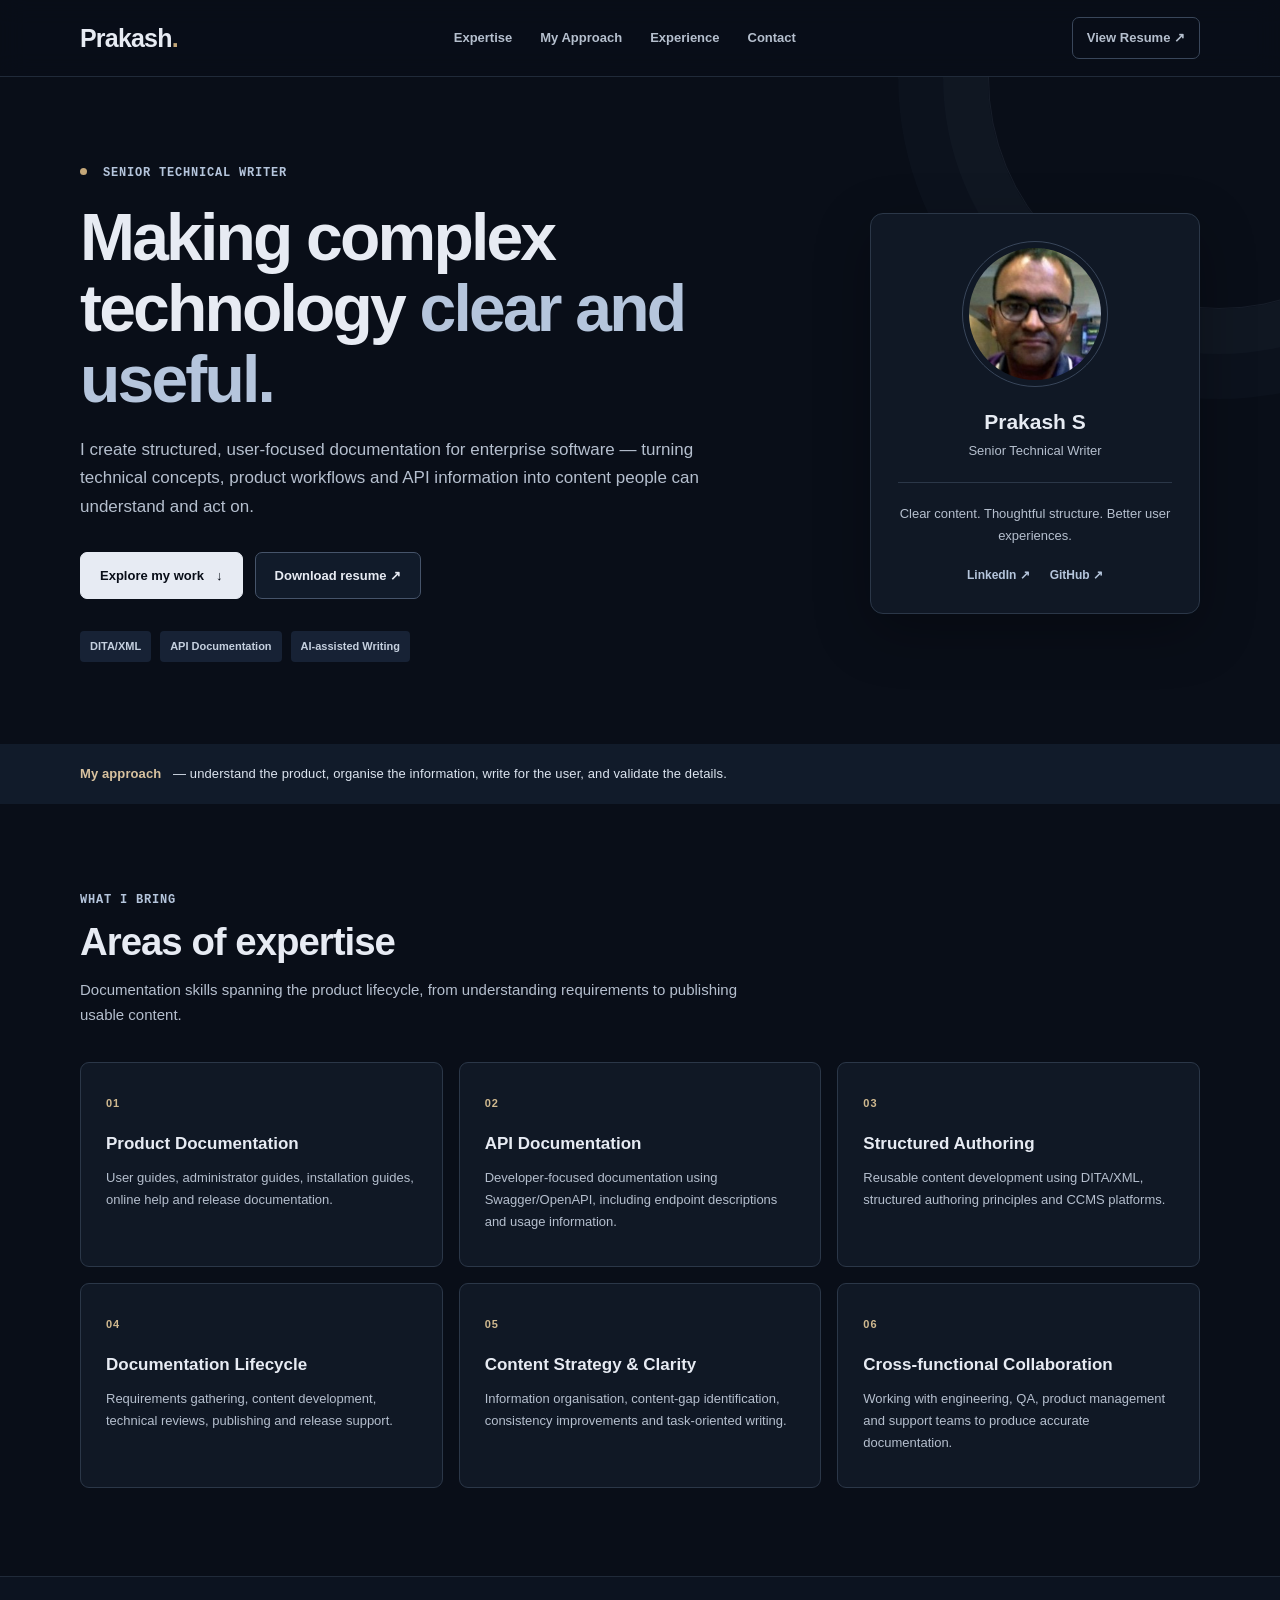
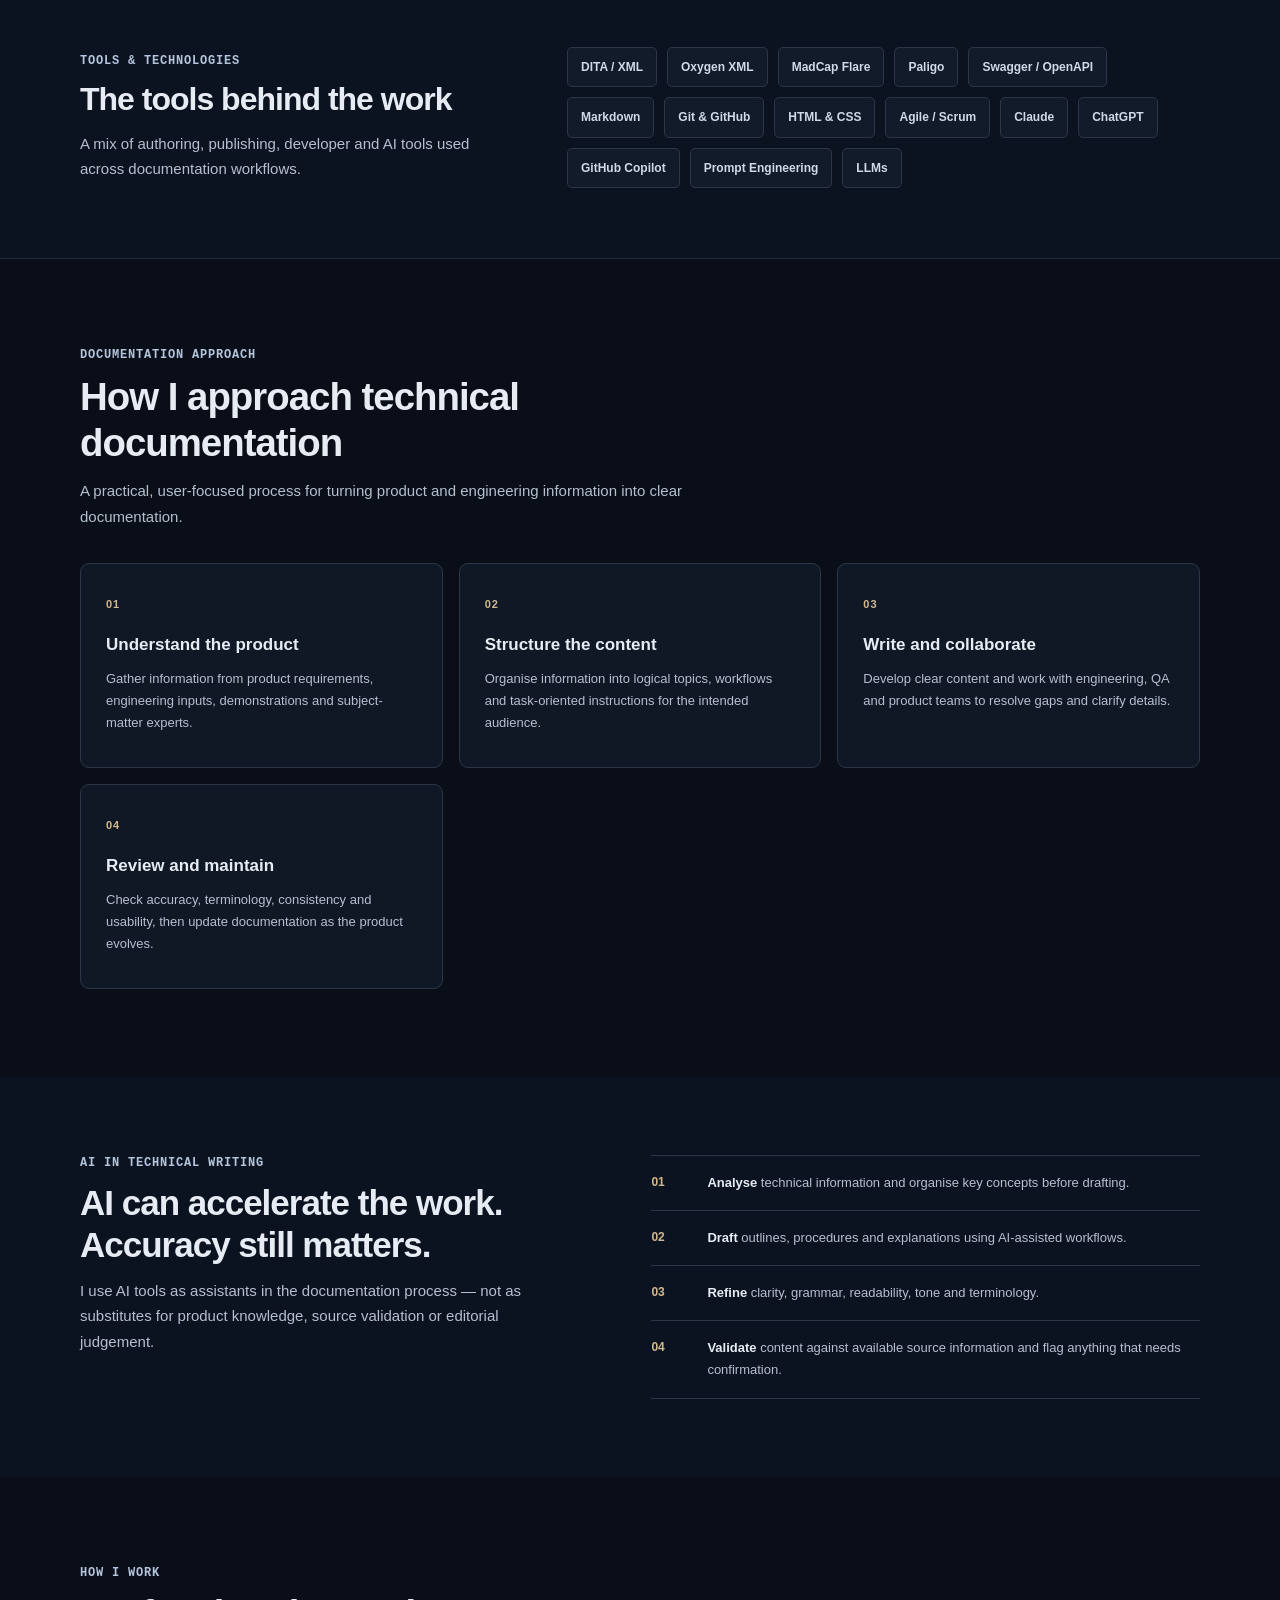
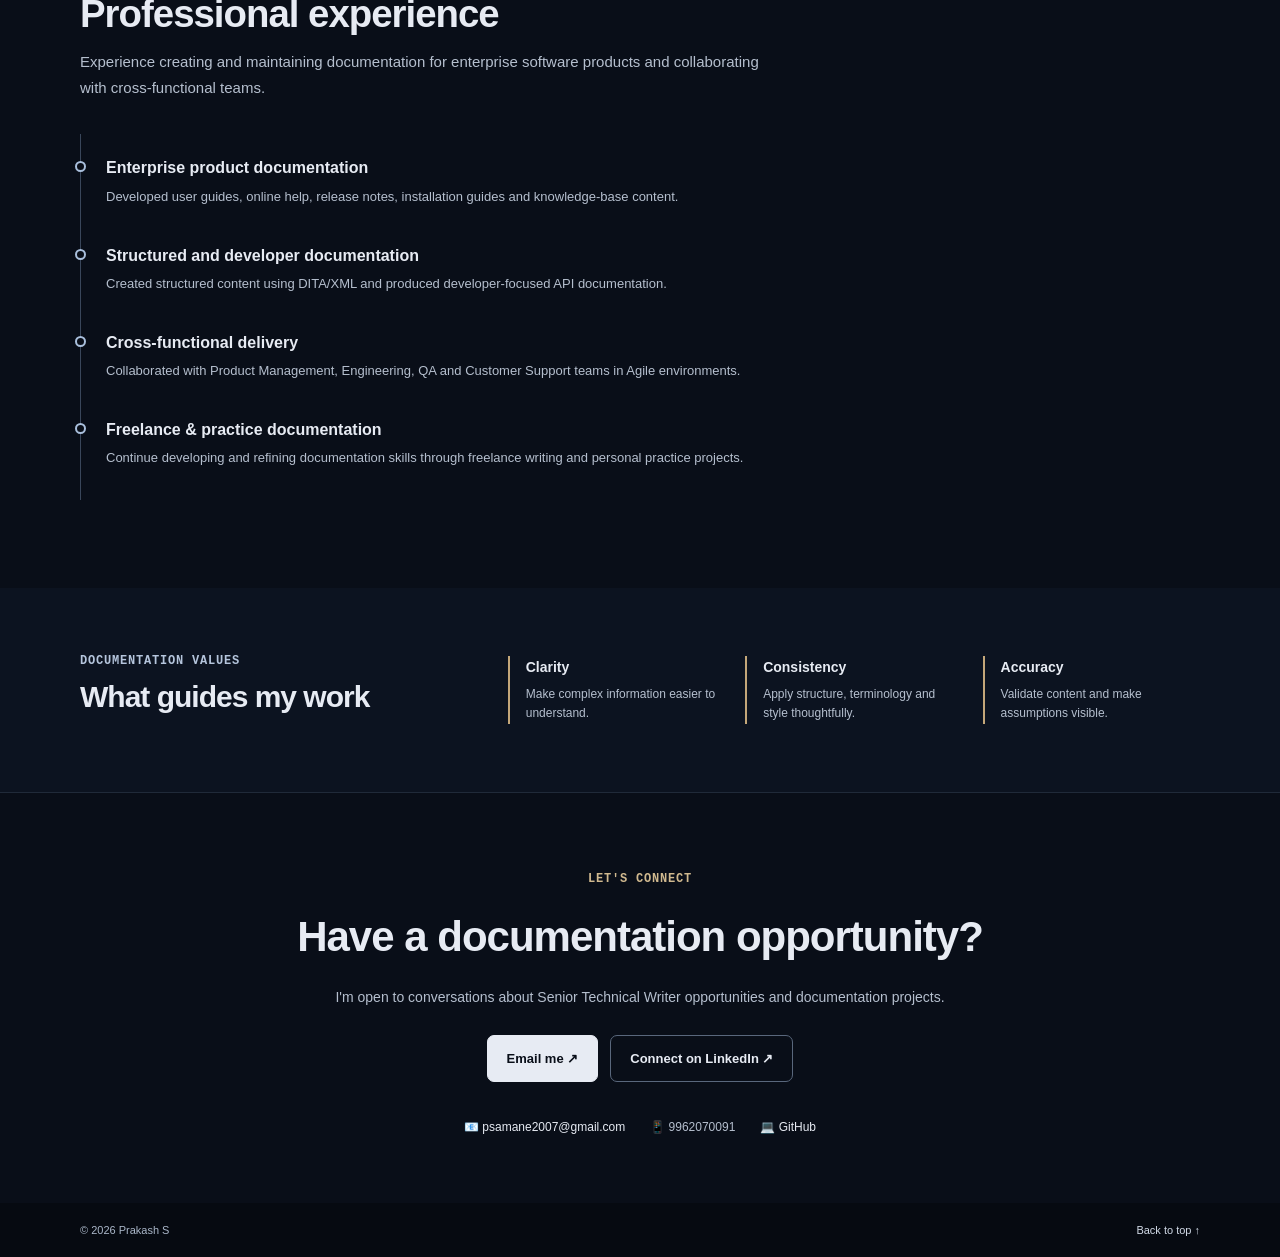
<file: index.html>
<!DOCTYPE html>
<html lang="en">
<head>
    <meta charset="UTF-8">
    <meta name="viewport" content="width=device-width, initial-scale=1.0">
    <meta name="description" content="Prakash S — Senior Technical Writer specialising in enterprise product documentation, DITA/XML, API documentation and AI-assisted writing.">
    <title>Prakash S | Senior Technical Writer</title>
    <link rel="stylesheet" href="style.css">
</head>
<body>
    <header class="site-header">
        <nav class="nav container" aria-label="Main navigation">
            <a class="brand" href="#home">Prakash<span>.</span></a>
            <div class="nav-links">
                <a href="#expertise">Expertise</a>
                <a href="#approach">My Approach</a>
                <a href="#experience">Experience</a>
                <a href="#contact">Contact</a>
            </div>
            <a class="nav-resume" href="Prakash-Technical-Writer-Resume.pdf" target="_blank" rel="noopener noreferrer">View Resume ↗</a>
        </nav>
    </header>

    <main>
        <section class="hero-section" id="home">
            <div class="container hero-grid">
                <div class="hero-copy">
                    <p class="eyebrow"><span class="eyebrow-dot"></span> SENIOR TECHNICAL WRITER</p>
                    <h1>Making complex technology <span>clear and useful.</span></h1>
                    <p class="hero-intro">
                        I create structured, user-focused documentation for enterprise software —
                        turning technical concepts, product workflows and API information into
                        content people can understand and act on.
                    </p>
                    <div class="hero-actions">
                        <a class="button button-primary" href="#work">Explore my work <span>↓</span></a>
                        <a class="button button-secondary" href="Prakash-Technical-Writer-Resume.pdf" target="_blank" rel="noopener noreferrer">Download resume ↗</a>
                    </div>
                    <div class="hero-meta">
                        <span>DITA/XML</span><span>API Documentation</span><span>AI-assisted Writing</span>
                    </div>
                </div>
                <aside class="profile-card">
                    <div class="profile-frame">
                        <img src="profile.jpg" alt="Portrait of Prakash S" class="profile-pic">
                    </div>
                    <p class="profile-name">Prakash S</p>
                    <p class="profile-role">Senior Technical Writer</p>
                    <div class="profile-divider"></div>
                    <p class="profile-note">Clear content. Thoughtful structure. Better user experiences.</p>
                    <div class="profile-links">
                        <a href="https://www.linkedin.com/in/prakash-s-884335308/" target="_blank" rel="noopener noreferrer">LinkedIn ↗</a>
                        <a href="https://github.com/psamane2007" target="_blank" rel="noopener noreferrer">GitHub ↗</a>
                    </div>
                </aside>
            </div>
        </section>

        <section class="intro-strip">
            <div class="container intro-strip-inner">
                <p><strong>My approach</strong> — understand the product, organise the information, write for the user, and validate the details.</p>
            </div>
        </section>

        <section class="section container" id="expertise">
            <div class="section-heading">
                <p class="eyebrow">WHAT I BRING</p>
                <h2>Areas of expertise</h2>
                <p>Documentation skills spanning the product lifecycle, from understanding requirements to publishing usable content.</p>
            </div>
            <div class="expertise-grid">
                <article class="expertise-card">
                    <span class="card-number">01</span>
                    <h3>Product Documentation</h3>
                    <p>User guides, administrator guides, installation guides, online help and release documentation.</p>
                </article>
                <article class="expertise-card">
                    <span class="card-number">02</span>
                    <h3>API Documentation</h3>
                    <p>Developer-focused documentation using Swagger/OpenAPI, including endpoint descriptions and usage information.</p>
                </article>
                <article class="expertise-card">
                    <span class="card-number">03</span>
                    <h3>Structured Authoring</h3>
                    <p>Reusable content development using DITA/XML, structured authoring principles and CCMS platforms.</p>
                </article>
                <article class="expertise-card">
                    <span class="card-number">04</span>
                    <h3>Documentation Lifecycle</h3>
                    <p>Requirements gathering, content development, technical reviews, publishing and release support.</p>
                </article>
                <article class="expertise-card">
                    <span class="card-number">05</span>
                    <h3>Content Strategy &amp; Clarity</h3>
                    <p>Information organisation, content-gap identification, consistency improvements and task-oriented writing.</p>
                </article>
                <article class="expertise-card">
                    <span class="card-number">06</span>
                    <h3>Cross-functional Collaboration</h3>
                    <p>Working with engineering, QA, product management and support teams to produce accurate documentation.</p>
                </article>
            </div>
        </section>

        <section class="tools-section">
            <div class="container tools-layout">
                <div>
                    <p class="eyebrow">TOOLS &amp; TECHNOLOGIES</p>
                    <h2>The tools behind the work</h2>
                    <p class="section-lead">A mix of authoring, publishing, developer and AI tools used across documentation workflows.</p>
                </div>
                <div class="tool-list">
                    <span>DITA / XML</span><span>Oxygen XML</span><span>MadCap Flare</span>
                    <span>Paligo</span><span>Swagger / OpenAPI</span><span>Markdown</span>
                    <span>Git &amp; GitHub</span><span>HTML &amp; CSS</span><span>Agile / Scrum</span>
                    <span>Claude</span><span>ChatGPT</span><span>GitHub Copilot</span>
                    <span>Prompt Engineering</span><span>LLMs</span>
                </div>
            </div>
        </section>

        <section class="section container" id="approach">
            <div class="section-heading">
                <p class="eyebrow">DOCUMENTATION APPROACH</p>
                <h2>How I approach technical documentation</h2>
                <p>A practical, user-focused process for turning product and engineering information into clear documentation.</p>
            </div>
            <div class="expertise-grid approach-grid">
                <article class="expertise-card">
                    <span class="card-number">01</span>
                    <h3>Understand the product</h3>
                    <p>Gather information from product requirements, engineering inputs, demonstrations and subject-matter experts.</p>
                </article>
                <article class="expertise-card">
                    <span class="card-number">02</span>
                    <h3>Structure the content</h3>
                    <p>Organise information into logical topics, workflows and task-oriented instructions for the intended audience.</p>
                </article>
                <article class="expertise-card">
                    <span class="card-number">03</span>
                    <h3>Write and collaborate</h3>
                    <p>Develop clear content and work with engineering, QA and product teams to resolve gaps and clarify details.</p>
                </article>
                <article class="expertise-card">
                    <span class="card-number">04</span>
                    <h3>Review and maintain</h3>
                    <p>Check accuracy, terminology, consistency and usability, then update documentation as the product evolves.</p>
                </article>
            </div>
        </section>

        <section class="ai-section">
            <div class="container ai-grid">
                <div>
                    <p class="eyebrow">AI IN TECHNICAL WRITING</p>
                    <h2>AI can accelerate the work. Accuracy still matters.</h2>
                    <p class="section-lead">I use AI tools as assistants in the documentation process — not as substitutes for product knowledge, source validation or editorial judgement.</p>
                </div>
                <div class="ai-steps">
                    <div><span>01</span><p><strong>Analyse</strong> technical information and organise key concepts before drafting.</p></div>
                    <div><span>02</span><p><strong>Draft</strong> outlines, procedures and explanations using AI-assisted workflows.</p></div>
                    <div><span>03</span><p><strong>Refine</strong> clarity, grammar, readability, tone and terminology.</p></div>
                    <div><span>04</span><p><strong>Validate</strong> content against available source information and flag anything that needs confirmation.</p></div>
                </div>
            </div>
        </section>

        <section class="section container" id="experience">
            <div class="section-heading">
                <p class="eyebrow">HOW I WORK</p>
                <h2>Professional experience</h2>
                <p>Experience creating and maintaining documentation for enterprise software products and collaborating with cross-functional teams.</p>
            </div>
            <div class="experience-panel">
                <div class="experience-item"><span class="experience-marker"></span><div><h3>Enterprise product documentation</h3><p>Developed user guides, online help, release notes, installation guides and knowledge-base content.</p></div></div>
                <div class="experience-item"><span class="experience-marker"></span><div><h3>Structured and developer documentation</h3><p>Created structured content using DITA/XML and produced developer-focused API documentation.</p></div></div>
                <div class="experience-item"><span class="experience-marker"></span><div><h3>Cross-functional delivery</h3><p>Collaborated with Product Management, Engineering, QA and Customer Support teams in Agile environments.</p></div></div>
                <div class="experience-item"><span class="experience-marker"></span><div><h3>Freelance &amp; practice documentation</h3><p>Continue developing and refining documentation skills through freelance writing and personal practice projects.</p></div></div>
            </div>
        </section>

        <section class="achievement-section">
            <div class="container achievement-inner">
                <div><p class="eyebrow">DOCUMENTATION VALUES</p><h2>What guides my work</h2></div>
                <div class="value-grid">
                    <div><strong>Clarity</strong><span>Make complex information easier to understand.</span></div>
                    <div><strong>Consistency</strong><span>Apply structure, terminology and style thoughtfully.</span></div>
                    <div><strong>Accuracy</strong><span>Validate content and make assumptions visible.</span></div>
                </div>
            </div>
        </section>

        <section class="contact-section" id="contact">
            <div class="container contact-inner">
                <p class="eyebrow">LET'S CONNECT</p>
                <h2>Have a documentation opportunity?</h2>
                <p>I'm open to conversations about Senior Technical Writer opportunities and documentation projects.</p>
                <div class="contact-actions">
                    <a class="button button-light" href="mailto:psamane2007@gmail.com">Email me ↗</a>
                    <a class="button button-outline-light" href="https://www.linkedin.com/in/prakash-s-884335308/" target="_blank" rel="noopener noreferrer">Connect on LinkedIn ↗</a>
                </div>
                <div class="contact-details">
                    <span>📧 <a href="mailto:psamane2007@gmail.com">psamane2007@gmail.com</a></span>
                    <span>📱 9962070091</span>
                    <span>💻 <a href="https://github.com/psamane2007" target="_blank" rel="noopener noreferrer">GitHub</a></span>
                </div>
            </div>
        </section>
    </main>

    <footer class="site-footer">
        <div class="container footer-inner">
            <span>© <span id="year">2026</span> Prakash S</span>
            <a href="#home">Back to top ↑</a>
        </div>
    </footer>
</body>
</html>
</file>
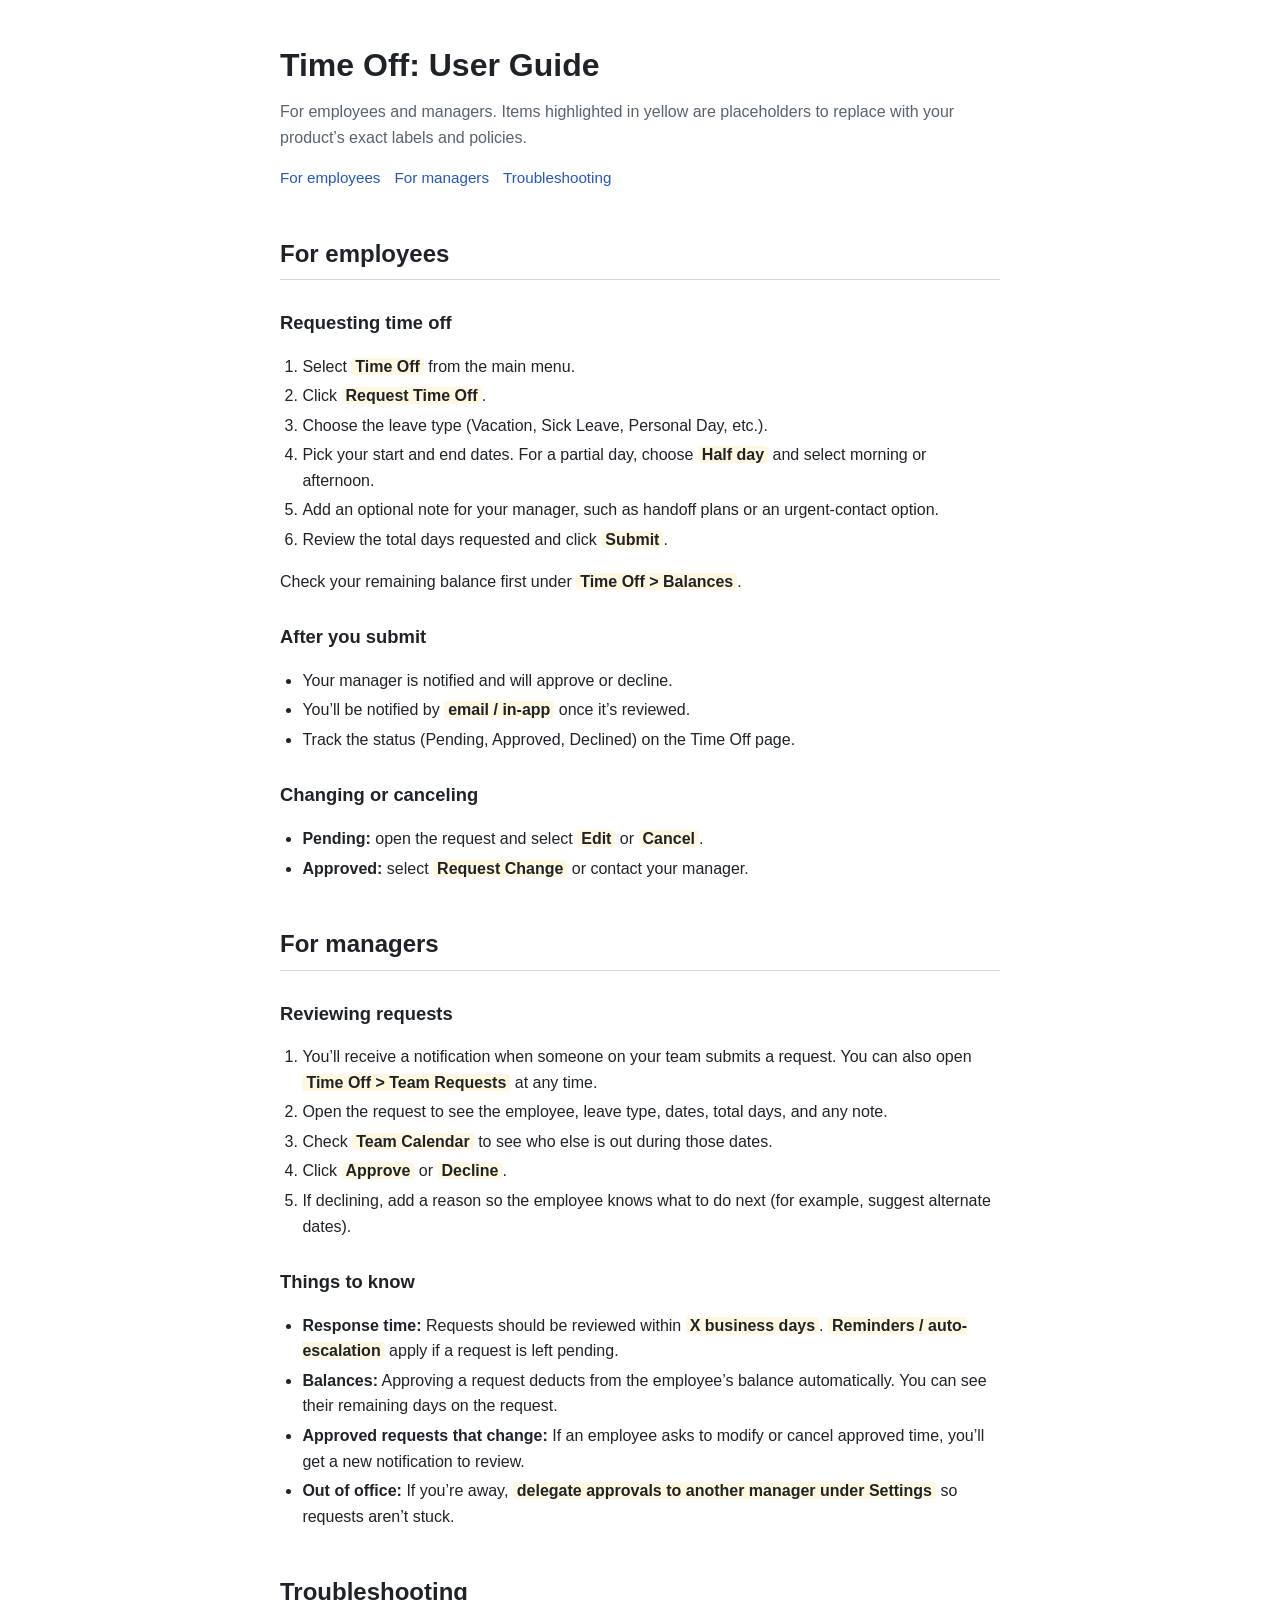
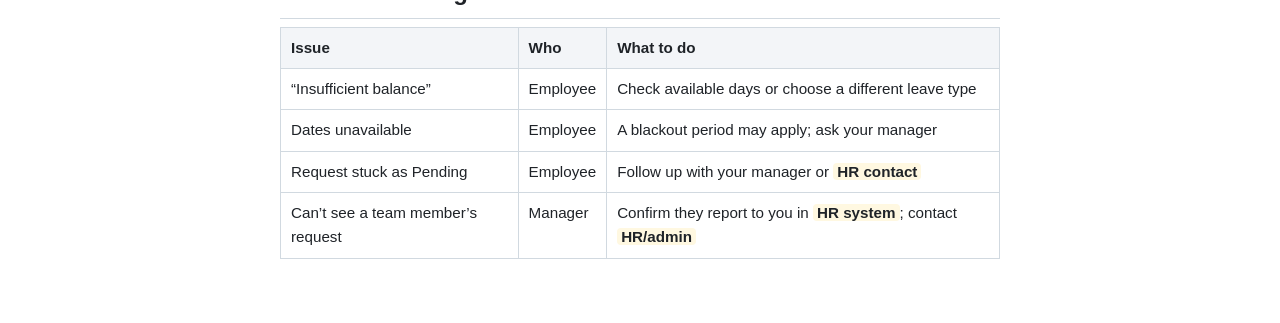
<file: time-off-user-guide.html>
<!DOCTYPE html>
<html lang="en">
<head>
<meta charset="utf-8">
<meta name="viewport" content="width=device-width, initial-scale=1">
<title>Time Off: User Guide</title>
<style>
  :root {
    --bg: #ffffff;
    --text: #1f2328;
    --muted: #59636e;
    --border: #d1d9e0;
    --accent: #2457c5;
    --head-bg: #f3f5f8;
    --note-bg: #fff8e1;
  }
  @media (prefers-color-scheme: dark) {
    :root {
      --bg: #16181d;
      --text: #e6e8eb;
      --muted: #9aa4b2;
      --border: #333a45;
      --accent: #7aa2f7;
      --head-bg: #20242b;
      --note-bg: #2a2614;
    }
  }
  * { box-sizing: border-box; }
  body {
    margin: 0;
    background: var(--bg);
    color: var(--text);
    font-family: -apple-system, BlinkMacSystemFont, "Segoe UI", Roboto, Helvetica, Arial, sans-serif;
    line-height: 1.6;
  }
  main { max-width: 760px; margin: 0 auto; padding: 40px 20px 64px; }
  h1 { font-size: 2rem; margin: 0 0 8px; }
  h2 { font-size: 1.5rem; margin: 44px 0 8px; padding-bottom: 6px; border-bottom: 1px solid var(--border); }
  h3 { font-size: 1.15rem; margin: 28px 0 6px; }
  p.lead { color: var(--muted); margin: 0 0 8px; }
  nav { margin: 16px 0 0; font-size: 0.95rem; }
  nav a { color: var(--accent); text-decoration: none; margin-right: 14px; }
  nav a:hover { text-decoration: underline; }
  ol, ul { padding-left: 1.4rem; }
  li { margin: 4px 0; }
  .ph { background: var(--note-bg); border-radius: 4px; padding: 0 4px; font-weight: 600; }
  .table-wrap { overflow-x: auto; }
  table { border-collapse: collapse; width: 100%; min-width: 520px; font-size: 0.95rem; }
  th, td { border: 1px solid var(--border); padding: 8px 10px; text-align: left; vertical-align: top; }
  th { background: var(--head-bg); }
  @media print {
    main { padding: 0; }
    nav { display: none; }
  }
</style>
</head>
<body>
<main>
  <h1>Time Off: User Guide</h1>
  <p class="lead">For employees and managers. Items highlighted in yellow are placeholders to replace with your product’s exact labels and policies.</p>
  <nav><a href="#employees">For employees</a><a href="#managers">For managers</a><a href="#troubleshooting">Troubleshooting</a></nav>

  <h2 id="employees">For employees</h2>

  <h3>Requesting time off</h3>
  <ol>
    <li>Select <span class="ph">Time Off</span> from the main menu.</li>
    <li>Click <span class="ph">Request Time Off</span>.</li>
    <li>Choose the leave type (Vacation, Sick Leave, Personal Day, etc.).</li>
    <li>Pick your start and end dates. For a partial day, choose <span class="ph">Half day</span> and select morning or afternoon.</li>
    <li>Add an optional note for your manager, such as handoff plans or an urgent-contact option.</li>
    <li>Review the total days requested and click <span class="ph">Submit</span>.</li>
  </ol>
  <p>Check your remaining balance first under <span class="ph">Time Off &gt; Balances</span>.</p>

  <h3>After you submit</h3>
  <ul>
    <li>Your manager is notified and will approve or decline.</li>
    <li>You’ll be notified by <span class="ph">email / in-app</span> once it’s reviewed.</li>
    <li>Track the status (Pending, Approved, Declined) on the Time Off page.</li>
  </ul>

  <h3>Changing or canceling</h3>
  <ul>
    <li><strong>Pending:</strong> open the request and select <span class="ph">Edit</span> or <span class="ph">Cancel</span>.</li>
    <li><strong>Approved:</strong> select <span class="ph">Request Change</span> or contact your manager.</li>
  </ul>

  <h2 id="managers">For managers</h2>

  <h3>Reviewing requests</h3>
  <ol>
    <li>You’ll receive a notification when someone on your team submits a request. You can also open <span class="ph">Time Off &gt; Team Requests</span> at any time.</li>
    <li>Open the request to see the employee, leave type, dates, total days, and any note.</li>
    <li>Check <span class="ph">Team Calendar</span> to see who else is out during those dates.</li>
    <li>Click <span class="ph">Approve</span> or <span class="ph">Decline</span>.</li>
    <li>If declining, add a reason so the employee knows what to do next (for example, suggest alternate dates).</li>
  </ol>

  <h3>Things to know</h3>
  <ul>
    <li><strong>Response time:</strong> Requests should be reviewed within <span class="ph">X business days</span>. <span class="ph">Reminders / auto-escalation</span> apply if a request is left pending.</li>
    <li><strong>Balances:</strong> Approving a request deducts from the employee’s balance automatically. You can see their remaining days on the request.</li>
    <li><strong>Approved requests that change:</strong> If an employee asks to modify or cancel approved time, you’ll get a new notification to review.</li>
    <li><strong>Out of office:</strong> If you’re away, <span class="ph">delegate approvals to another manager under Settings</span> so requests aren’t stuck.</li>
  </ul>

  <h2 id="troubleshooting">Troubleshooting</h2>
  <div class="table-wrap">
    <table>
      <thead>
        <tr><th>Issue</th><th>Who</th><th>What to do</th></tr>
      </thead>
      <tbody>
        <tr><td>“Insufficient balance”</td><td>Employee</td><td>Check available days or choose a different leave type</td></tr>
        <tr><td>Dates unavailable</td><td>Employee</td><td>A blackout period may apply; ask your manager</td></tr>
        <tr><td>Request stuck as Pending</td><td>Employee</td><td>Follow up with your manager or <span class="ph">HR contact</span></td></tr>
        <tr><td>Can’t see a team member’s request</td><td>Manager</td><td>Confirm they report to you in <span class="ph">HR system</span>; contact <span class="ph">HR/admin</span></td></tr>
      </tbody>
    </table>
  </div>
</main>
</body>
</html>
</file>
<file: style.css>
/* Prakash S — Premium hybrid portfolio */
:root {
    --ink: #17243a;
    --muted: #344054;
    --navy: #14243d;
    --navy-deep: #101d32;
    --blue: #4169a8;
    --blue-light: #eaf0f8;
    --paper: #f7f8fb;
    --white: #ffffff;
    --line: #e3e8ef;
    --accent: #c4a779;
    --shadow: 0 18px 55px rgba(19, 37, 63, 0.09);
}

* { margin: 0; padding: 0; box-sizing: border-box; }
html { scroll-behavior: smooth; scroll-padding-top: 90px; }
body {
    background: var(--white);
    color: var(--ink);
    font-family: "Segoe UI", Arial, sans-serif;
    line-height: 1.7;
    -webkit-font-smoothing: antialiased;
}
a { color: inherit; }
.container { width: min(1120px, calc(100% - 48px)); margin: 0 auto; }

.site-header {
    position: sticky;
    top: 0;
    z-index: 20;
    background: rgba(255,255,255,.94);
    backdrop-filter: blur(12px);
    border-bottom: 1px solid rgba(227,232,239,.8);
}
.nav { min-height: 76px; display: flex; align-items: center; justify-content: space-between; gap: 24px; }
.brand { color: var(--navy); font-size: 25px; font-weight: 800; letter-spacing: -.8px; text-decoration: none; }
.brand span { color: var(--accent); }
.nav-links { display: flex; align-items: center; gap: 28px; }
.nav-links a, .nav-resume { color: #526078; font-size: 13px; font-weight: 650; text-decoration: none; }
.nav-links a:hover, .nav-resume:hover { color: var(--blue); }
.nav-resume { border: 1px solid #cbd5e2; border-radius: 7px; padding: 9px 14px; color: var(--navy); }

.hero-section {
    position: relative;
    overflow: hidden;
    background: linear-gradient(115deg, #f5f7fa 0%, #fff 57%, #edf2f8 100%);
    padding: 88px 0 82px;
}
.hero-section::after {
    content: "";
    position: absolute;
    width: 460px; height: 460px;
    border: 1px solid rgba(65,105,168,.10);
    border-radius: 50%;
    right: -170px; top: -230px;
    box-shadow: 0 0 0 45px rgba(65,105,168,.025), 0 0 0 90px rgba(65,105,168,.02);
}
.hero-grid { position: relative; z-index: 1; display: grid; grid-template-columns: minmax(0, 1.55fr) minmax(260px, .75fr); gap: 90px; align-items: center; }
.eyebrow { color: var(--blue); font-size: 11px; font-weight: 800; letter-spacing: 2px; line-height: 1.4; }
.eyebrow-dot { display: inline-block; width: 7px; height: 7px; margin: 0 8px 1px 0; border-radius: 50%; background: var(--accent); }
.hero-copy h1 { max-width: 720px; margin: 20px 0 20px; color: var(--navy); font-size: clamp(42px, 5.4vw, 66px); line-height: 1.08; letter-spacing: -2.8px; font-weight: 750; }
.hero-copy h1 span { color: var(--blue); }
.hero-intro { max-width: 650px; color: var(--muted); font-size: 17px; }
.hero-actions { display: flex; flex-wrap: wrap; gap: 12px; margin-top: 30px; }
.button { display: inline-flex; align-items: center; justify-content: center; gap: 12px; min-height: 47px; padding: 11px 19px; border-radius: 7px; font-size: 13px; font-weight: 700; text-decoration: none; transition: .2s ease; }
.button-primary { background: var(--navy); color: var(--white); border: 1px solid var(--navy); }
.button-primary:hover { background: var(--blue); border-color: var(--blue); transform: translateY(-2px); }
.button-secondary { color: var(--navy); border: 1px solid #cbd5e2; background: rgba(255,255,255,.7); }
.button-secondary:hover { border-color: var(--blue); color: var(--blue); }
.hero-meta { display: flex; flex-wrap: wrap; gap: 9px; margin-top: 32px; }
.hero-meta span, .project-tags span { padding: 6px 10px; color: #53627a; background: #edf1f6; border-radius: 4px; font-size: 11px; font-weight: 650; }

.profile-card { max-width: 330px; justify-self: end; width: 100%; padding: 27px; border: 1px solid rgba(220,227,237,.9); border-radius: 13px; background: rgba(255,255,255,.88); box-shadow: var(--shadow); text-align: center; }
.profile-frame { width: 146px; height: 146px; margin: 0 auto 17px; padding: 6px; border: 1px solid #d8e0eb; border-radius: 50%; }
.profile-pic { display: block; width: 100%; height: 100%; border-radius: 50%; object-fit: cover; }
.profile-name { color: var(--navy); font-size: 21px; font-weight: 750; }
.profile-role { color: var(--muted); font-size: 13px; }
.profile-divider { height: 1px; margin: 20px 0; background: var(--line); }
.profile-note { color: #53627a; font-size: 13px; }
.profile-links { display: flex; justify-content: center; gap: 20px; margin-top: 18px; }
.profile-links a { color: var(--blue); font-size: 12px; font-weight: 700; text-decoration: none; }

.intro-strip { background: var(--navy); color: #eaf0f8; }
.intro-strip-inner { padding: 19px 0; }
.intro-strip p { font-size: 13px; letter-spacing: .1px; }
.intro-strip strong { color: #e0c69d; margin-right: 8px; }

.section { padding-top: 88px; padding-bottom: 88px; }
#expertise { width: 100%; max-width: none; padding-left: max(24px, calc((100% - 1120px) / 2)); padding-right: max(24px, calc((100% - 1120px) / 2)); background: #edf2f7; }
#expertise .expertise-card { background: #fff; border-color: #d5deea; }
.approach-grid { grid-template-columns: repeat(4, 1fr); }
.section-heading { max-width: 680px; margin-bottom: 34px; }
.section-heading h2, .tools-layout h2, .ai-grid h2, .achievement-inner h2 { margin: 10px 0 12px; color: var(--navy); font-size: clamp(29px, 3vw, 39px); line-height: 1.2; letter-spacing: -1px; }
.section-heading > p:last-child, .section-lead { color: var(--muted); font-size: 15px; }
.expertise-grid { display: grid; grid-template-columns: repeat(3, 1fr); gap: 16px; }
.expertise-card { min-height: 205px; padding: 25px; border: 1px solid var(--line); border-radius: 9px; background: #fff; transition: .2s ease; }
.expertise-card:hover { transform: translateY(-4px); border-color: #c4d1e2; box-shadow: 0 12px 30px rgba(19,37,63,.07); }
.card-number { color: var(--accent); font-size: 11px; font-weight: 800; letter-spacing: 1px; }
.expertise-card h3 { margin: 15px 0 8px; color: var(--navy); font-size: 17px; }
.expertise-card p { color: var(--muted); font-size: 13px; line-height: 1.7; }

.tools-section { padding: 70px 0; background: var(--paper); border-top: 1px solid #edf0f4; border-bottom: 1px solid #edf0f4; }
.tools-layout { display: grid; grid-template-columns: .8fr 1.2fr; gap: 65px; align-items: center; }
.tools-layout h2 { font-size: 32px; }
.tool-list { display: flex; flex-wrap: wrap; gap: 10px; }
.tool-list span { padding: 9px 13px; border: 1px solid #dce3ec; border-radius: 5px; background: #fff; color: #42516a; font-size: 12px; font-weight: 650; }

.featured-project { overflow: hidden; border: 1px solid #dce3ec; border-radius: 12px; background: #fff; box-shadow: 0 14px 40px rgba(19,37,63,.06); }
.project-topline { display: flex; justify-content: space-between; gap: 15px; padding: 15px 25px; background: #f6f8fb; border-bottom: 1px solid var(--line); }
.project-label, .project-index { color: #68768c; font-size: 10px; font-weight: 800; letter-spacing: 1.4px; }
.project-content { display: grid; grid-template-columns: 1fr 230px; gap: 45px; padding: 32px; }
.project-content h3 { color: var(--navy); font-size: 25px; line-height: 1.25; margin-bottom: 12px; }
.project-summary { color: var(--muted); font-size: 14px; }
.project-content h4 { margin: 23px 0 8px; color: var(--navy); font-size: 13px; }
.project-points { padding-left: 19px; color: var(--muted); font-size: 13px; }
.project-points li { margin: 6px 0; padding-left: 3px; }
.project-tags { display: flex; flex-wrap: wrap; gap: 7px; margin-top: 19px; }
.project-tags span { background: var(--blue-light); color: #425d86; }
.text-link { display: inline-flex; gap: 10px; margin-top: 24px; color: var(--blue); font-size: 13px; font-weight: 750; text-decoration: none; }
.text-link:hover { color: var(--navy); }
.project-aside { align-self: center; min-height: 230px; display: flex; flex-direction: column; align-items: center; justify-content: center; padding: 22px; border-radius: 8px; background: linear-gradient(145deg, #edf2f8, #f8f9fb); text-align: center; }
.document-mark { display: flex; align-items: flex-start; justify-content: center; width: 75px; height: 91px; padding-top: 22px; border: 1px solid #c5d1e0; border-radius: 5px; background: #fff; color: var(--blue); font-size: 22px; font-weight: 800; box-shadow: 7px 7px 0 #dce5ef; }
.document-mark span { margin: -8px 0 0 2px; color: var(--accent); font-size: 12px; }
.aside-caption { margin-top: 25px; color: #78869a; font-size: 9px; font-weight: 800; letter-spacing: 1.4px; }
.aside-title { color: var(--navy); font-size: 16px; font-weight: 750; }
.aside-description { color: var(--muted); font-size: 11px; }

.ai-section { padding: 78px 0; background: #f5f7fa; }
.ai-grid { display: grid; grid-template-columns: .95fr 1.05fr; gap: 75px; align-items: start; }
.ai-grid h2 { font-size: 35px; }
.ai-steps { border-top: 1px solid #dce3ec; }
.ai-steps > div { display: grid; grid-template-columns: 42px 1fr; gap: 14px; padding: 16px 0; border-bottom: 1px solid #dce3ec; }
.ai-steps span { color: var(--accent); font-size: 12px; font-weight: 800; }
.ai-steps p { color: var(--muted); font-size: 13px; }
.ai-steps strong { color: var(--navy); }

.experience-panel { padding: 8px 0 8px 25px; border-left: 1px solid #cbd5e2; }
.experience-item { position: relative; display: flex; gap: 22px; padding: 12px 0 22px; }
.experience-marker { position: absolute; left: -31px; top: 19px; width: 11px; height: 11px; border: 2px solid var(--blue); border-radius: 50%; background: #fff; }
.experience-item h3 { color: var(--navy); font-size: 16px; margin-bottom: 4px; }
.experience-item p { color: var(--muted); font-size: 13px; }

.achievement-section { padding: 65px 0; background: #f7f8fb; }
.achievement-inner { display: grid; grid-template-columns: .7fr 1.3fr; gap: 55px; align-items: center; }
.achievement-inner h2 { font-size: 30px; }
.value-grid { display: grid; grid-template-columns: repeat(3, 1fr); gap: 20px; }
.value-grid div { padding-left: 16px; border-left: 2px solid var(--accent); }
.value-grid strong { display: block; color: var(--navy); font-size: 14px; }
.value-grid span { display: block; margin-top: 5px; color: var(--muted); font-size: 12px; line-height: 1.6; }

.contact-section { padding: 78px 0 65px; background: var(--navy-deep); color: #fff; text-align: center; }
.contact-section .eyebrow { color: #d7bd94; }
.contact-inner h2 { margin: 13px 0; font-size: clamp(29px, 4vw, 42px); letter-spacing: -1px; }
.contact-inner > p:not(.eyebrow) { color: #c2ccda; font-size: 14px; }
.contact-actions { display: flex; justify-content: center; flex-wrap: wrap; gap: 12px; margin-top: 26px; }
.button-light { background: #fff; color: var(--navy); border: 1px solid #fff; }
.button-light:hover { background: #e9eef5; }
.button-outline-light { color: #fff; border: 1px solid #68778e; }
.button-outline-light:hover { border-color: #fff; }
.contact-details { display: flex; justify-content: center; flex-wrap: wrap; gap: 25px; margin-top: 35px; color: #c2ccda; font-size: 12px; }
.contact-details a { color: #fff; text-decoration: none; }
.contact-details a:hover { text-decoration: underline; }
.site-footer { background: #0c1728; color: #9eabbd; }
.footer-inner { display: flex; justify-content: space-between; gap: 20px; padding: 18px 0; font-size: 11px; }
.footer-inner a { color: #cbd5e2; text-decoration: none; }

@media (max-width: 900px) {
    .hero-grid { gap: 45px; }
    .expertise-grid { grid-template-columns: repeat(2, 1fr); }
    .approach-grid { grid-template-columns: repeat(2, 1fr); }
    .tools-layout, .ai-grid { gap: 38px; }
    .achievement-inner { grid-template-columns: 1fr; gap: 25px; }
}
@media (max-width: 680px) {
    .container { width: min(100% - 34px, 540px); }
    .nav { min-height: 66px; flex-wrap: wrap; padding: 12px 0; gap: 12px; }
    .nav-links { order: 3; width: 100%; justify-content: space-between; gap: 12px; padding: 5px 0 2px; }
    .nav-links a { font-size: 11px; }
    .nav-resume { margin-left: auto; font-size: 11px; padding: 7px 10px; }
    .hero-section { padding: 58px 0 55px; }
    .hero-grid { grid-template-columns: 1fr; gap: 38px; }
    .hero-copy h1 { font-size: clamp(39px, 11vw, 54px); letter-spacing: -1.8px; }
    .hero-intro { font-size: 15px; }
    .profile-card { justify-self: center; max-width: 310px; }
    .section { padding-top: 62px; padding-bottom: 62px; }
    .expertise-grid, .approach-grid { grid-template-columns: 1fr; }
    #expertise { padding-left: 17px; padding-right: 17px; }
    .expertise-card { min-height: auto; }
    .tools-section, .ai-section { padding: 55px 0; }
    .tools-layout, .ai-grid { grid-template-columns: 1fr; gap: 25px; }
    .project-content { grid-template-columns: 1fr; padding: 23px; gap: 25px; }
    .project-aside { min-height: 190px; }
    .project-topline { padding: 13px 17px; }
    .project-label, .project-index { font-size: 9px; }
    .value-grid { grid-template-columns: 1fr; gap: 18px; }
    .contact-section { padding: 60px 0 48px; }
    .contact-details { flex-direction: column; gap: 9px; }
}
@media (max-width: 380px) {
    .container { width: calc(100% - 28px); }
    .nav-links { gap: 8px; }
    .nav-links a { font-size: 10px; }
    .hero-actions { flex-direction: column; align-items: stretch; }
    .button { width: 100%; }
    .project-content h3 { font-size: 22px; }
}

/* ===== Unified dark theme inspired by the supplied reference ===== */
:root {
    --ink: #e7ebf3;
    --muted: #b5bfce;
    --navy: #e7ebf3;
    --navy-deep: #090e18;
    --blue: #a9bfdc;
    --blue-light: #182437;
    --paper: #090e18;
    --white: #101825;
    --line: #283344;
    --accent: #c4a779;
    --shadow: 0 18px 55px rgba(0, 0, 0, 0.28);
}

body { background: #090e18; color: #e7ebf3; }
.site-header {
    background: rgba(9, 14, 24, .96);
    border-bottom-color: #202a39;
}
.brand, .nav-resume { color: #e7ebf3; }
.nav-links a, .nav-resume { color: #b5bfce; }
.nav-links a:hover, .nav-resume:hover { color: #dce7f5; }
.nav-resume { border-color: #39465a; }

.hero-section { background: #090e18; }
.hero-section::after {
    border-color: rgba(169, 191, 220, .09);
    box-shadow: 0 0 0 45px rgba(169, 191, 220, .025), 0 0 0 90px rgba(169, 191, 220, .018);
}
.eyebrow {
    color: #b5c5dc;
    font-family: Consolas, "Courier New", monospace;
    font-size: 12px;
    letter-spacing: .8px;
    font-weight: 600;
}
.hero-copy h1, .section-heading h2, .tools-layout h2, .ai-grid h2,
.achievement-inner h2, .contact-inner h2 { color: #e7ebf3; }
.hero-copy h1 span { color: #b5c5dc; }
.hero-intro, .section-heading > p:last-child, .section-lead,
.profile-role, .profile-note, .expertise-card p, .project-summary,
.project-points, .aside-description, .ai-steps p, .experience-item p,
.value-grid span { color: #b5bfce; }

.button-primary { background: #e7ebf3; color: #090e18; border-color: #e7ebf3; }
.button-primary:hover { background: #cbd8e9; border-color: #cbd8e9; color: #090e18; }
.button-secondary { color: #e7ebf3; border-color: #46546a; background: #111b2a; }
.button-secondary:hover { color: #fff; border-color: #a9bfdc; }
.hero-meta span, .project-tags span {
    color: #c5d0df;
    background: #172235;
}
.profile-card {
    background: #101825;
    border-color: #2b3748;
    box-shadow: var(--shadow);
}
.profile-frame { border-color: #39465a; }
.profile-divider { background: #2b3748; }
.profile-links a, .text-link { color: #b5c5dc; }
.profile-links a:hover, .text-link:hover { color: #fff; }

.intro-strip { background: #111b2a; color: #dce4ef; }
.intro-strip strong { color: #d8c29f; }
.section { background: #090e18; }
#expertise { background: #090e18; }
#expertise .expertise-card, .expertise-card {
    background: #101825;
    border-color: #2b3748;
}
.expertise-card:hover {
    border-color: #52647d;
    box-shadow: 0 12px 30px rgba(0,0,0,.25);
}
.expertise-card h3, .project-content h3, .project-content h4,
.ai-steps strong, .experience-item h3, .value-grid strong { color: #e7ebf3; }
.card-number { color: #d0b98f; }

.tools-section { background: #0c1320; border-color: #202a39; }
.tool-list span {
    background: #111b2a;
    color: #d0d9e6;
    border-color: #2b3748;
}
.featured-project {
    background: #101825;
    border-color: #2b3748;
    box-shadow: 0 14px 40px rgba(0,0,0,.25);
}
.project-topline { background: #151f2e; border-bottom-color: #2b3748; }
.project-label, .project-index { color: #aab7c9; }
.project-tags span { background: #1a2a40; color: #c8d7ea; }
.project-aside { background: #151f2e; }
.document-mark {
    background: #e7ebf3;
    color: #17243a;
    border-color: #c4cfdd;
    box-shadow: 7px 7px 0 #26364b;
}
.aside-caption { color: #aab7c9; }
.aside-title { color: #e7ebf3; }

.ai-section { background: #0c1320; }
.ai-steps, .ai-steps > div { border-color: #2b3748; }
.ai-steps span { color: #d0b98f; }
.experience-panel { border-left-color: #39465a; }
.experience-marker { background: #090e18; border-color: #a9bfdc; }
.achievement-section { background: #0c1320; }
.value-grid div { border-left-color: #c4a779; }

.contact-section { background: #090e18; border-top: 1px solid #202a39; }
.contact-section .eyebrow { color: #d0b98f; }
.contact-inner > p:not(.eyebrow), .contact-details { color: #b5bfce; }
.button-light { background: #e7ebf3; color: #090e18; border-color: #e7ebf3; }
.button-light:hover { background: #cbd8e9; }
.button-outline-light { color: #e7ebf3; border-color: #59677c; }
.button-outline-light:hover { border-color: #e7ebf3; }
.contact-details a { color: #e7ebf3; }
.site-footer { background: #060a11; color: #aab7c9; }
.footer-inner a { color: #d2dbe8; }

@media (max-width: 680px) {
    .site-header { background: rgba(9, 14, 24, .97); }
}
</file>
